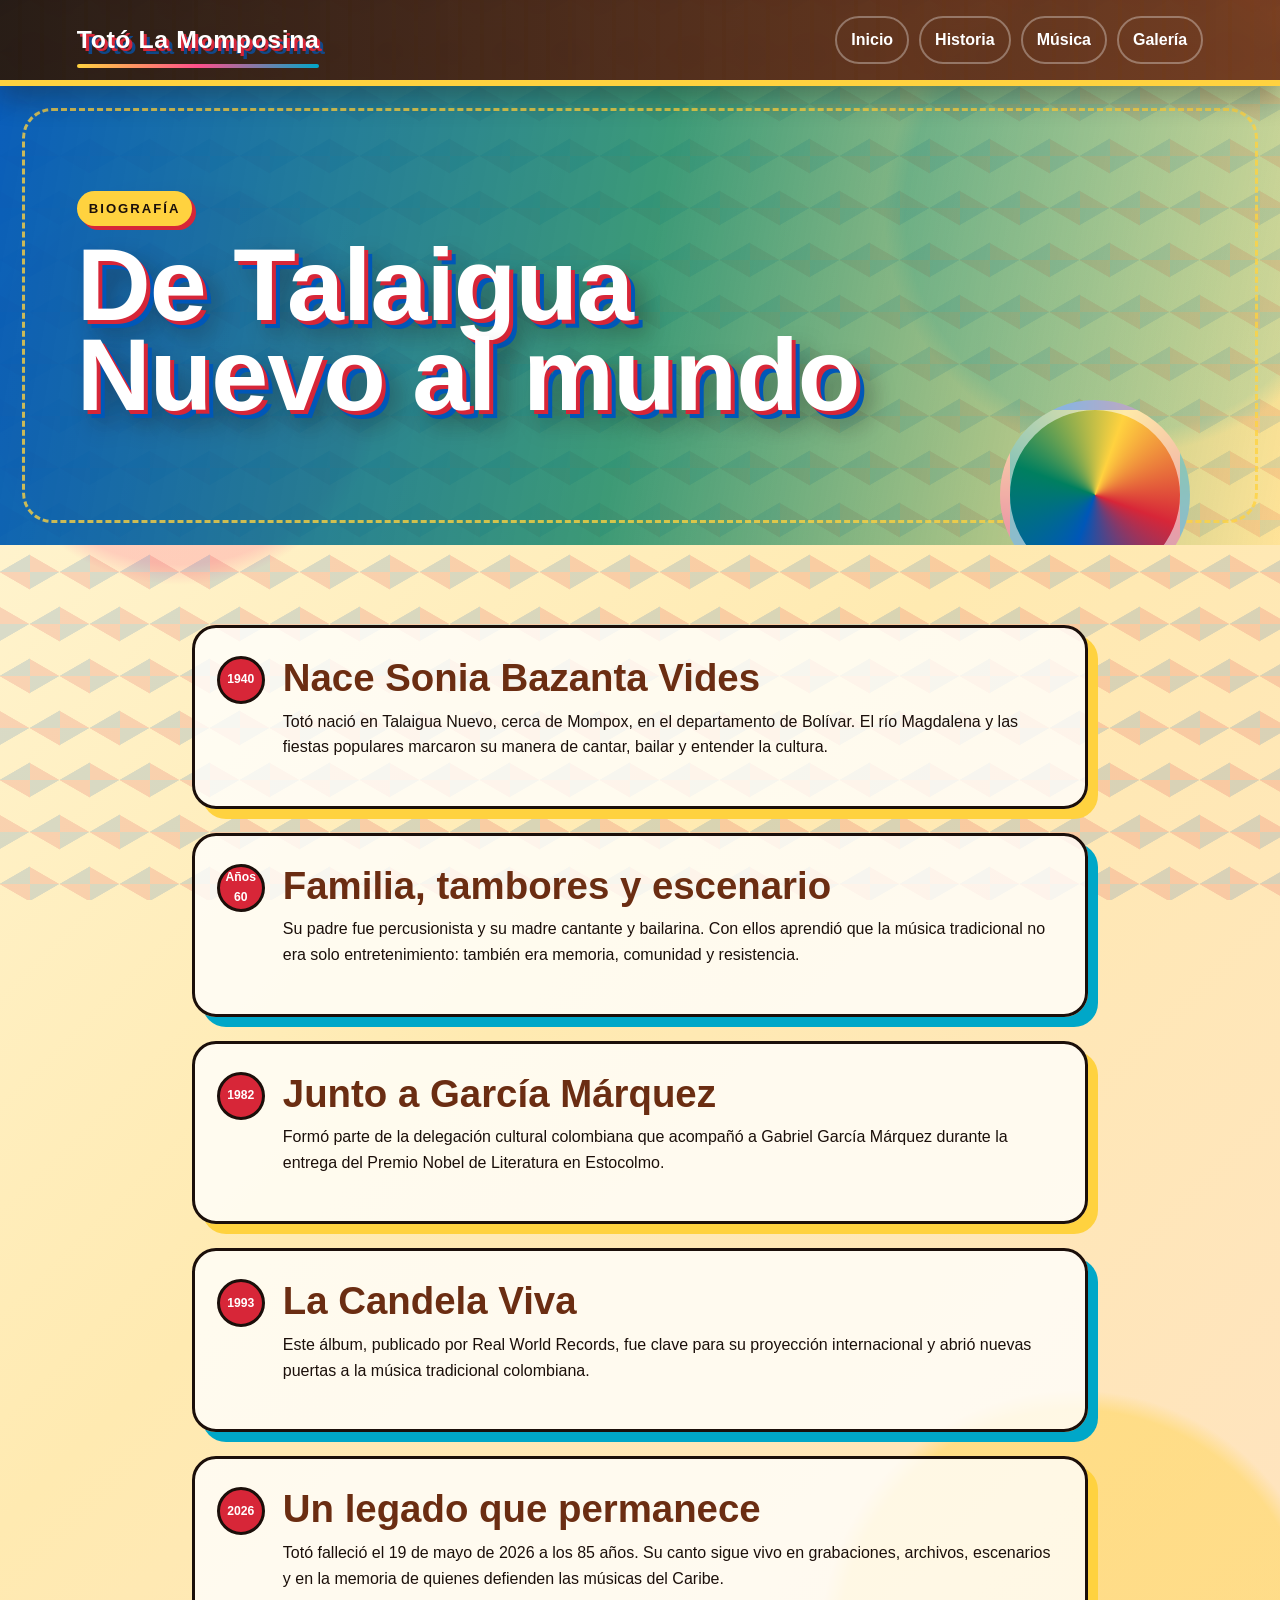
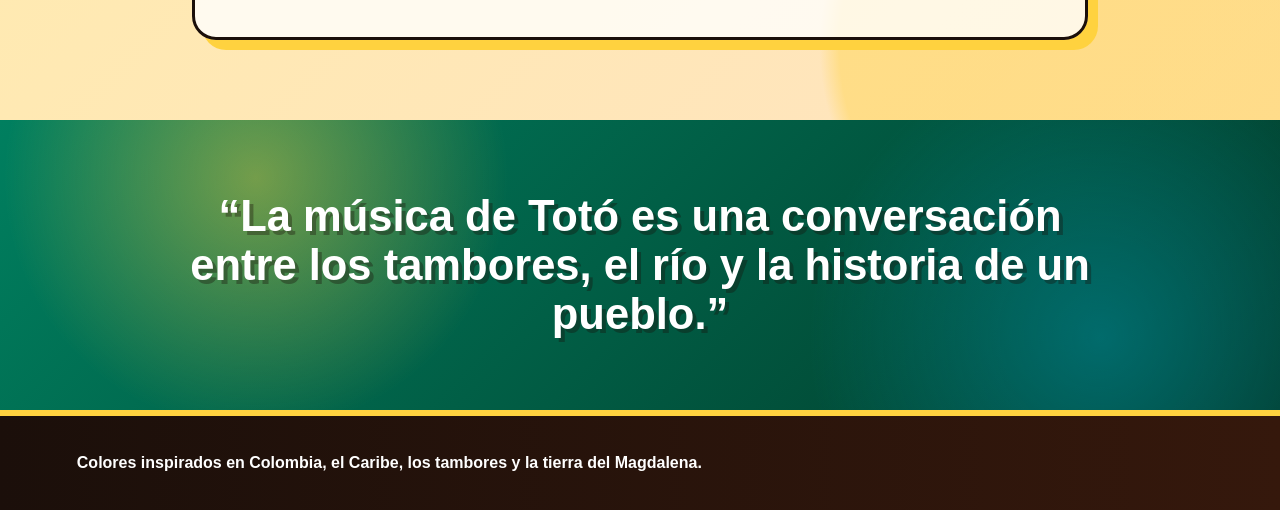
<file: historia.html>
<!DOCTYPE html>
<html lang="es">
<head>
  <meta charset="UTF-8">
  <meta name="viewport" content="width=device-width, initial-scale=1.0">
  <title>Totó La Momposina | Historia</title>
  <link rel="stylesheet" href="styles.css">
</head>
<body>
  <header class="site-header">
    <a class="brand" href="index.html">Totó La Momposina</a>
    <nav class="nav">
      <a href="index.html">Inicio</a>
      <a href="historia.html">Historia</a>
      <a href="musica.html">Música</a>
      <a href="galeria.html">Galería</a>
    </nav>
  </header>

  <main>
    <section class="page-title history-title">
      <p class="eyebrow">Biografía</p>
      <h1>De Talaigua Nuevo al mundo</h1>
    </section>

    <section class="section timeline">
      <article>
        <span>1940</span>
        <h2>Nace Sonia Bazanta Vides</h2>
        <p>
          Totó nació en Talaigua Nuevo, cerca de Mompox, en el departamento de
          Bolívar. El río Magdalena y las fiestas populares marcaron su manera
          de cantar, bailar y entender la cultura.
        </p>
      </article>
      <article>
        <span>Años 60</span>
        <h2>Familia, tambores y escenario</h2>
        <p>
          Su padre fue percusionista y su madre cantante y bailarina. Con ellos
          aprendió que la música tradicional no era solo entretenimiento:
          también era memoria, comunidad y resistencia.
        </p>
      </article>
      <article>
        <span>1982</span>
        <h2>Junto a García Márquez</h2>
        <p>
          Formó parte de la delegación cultural colombiana que acompañó a
          Gabriel García Márquez durante la entrega del Premio Nobel de
          Literatura en Estocolmo.
        </p>
      </article>
      <article>
        <span>1993</span>
        <h2>La Candela Viva</h2>
        <p>
          Este álbum, publicado por Real World Records, fue clave para su
          proyección internacional y abrió nuevas puertas a la música
          tradicional colombiana.
        </p>
      </article>
      <article>
        <span>2026</span>
        <h2>Un legado que permanece</h2>
        <p>
          Totó falleció el 19 de mayo de 2026 a los 85 años. Su canto sigue
          vivo en grabaciones, archivos, escenarios y en la memoria de quienes
          defienden las músicas del Caribe.
        </p>
      </article>
    </section>

    <section class="quote-band">
      <p>“La música de Totó es una conversación entre los tambores, el río y la historia de un pueblo.”</p>
    </section>
  </main>

  <footer>
    <p>Colores inspirados en Colombia, el Caribe, los tambores y la tierra del Magdalena.</p>
  </footer>
</body>
</html>
</file>
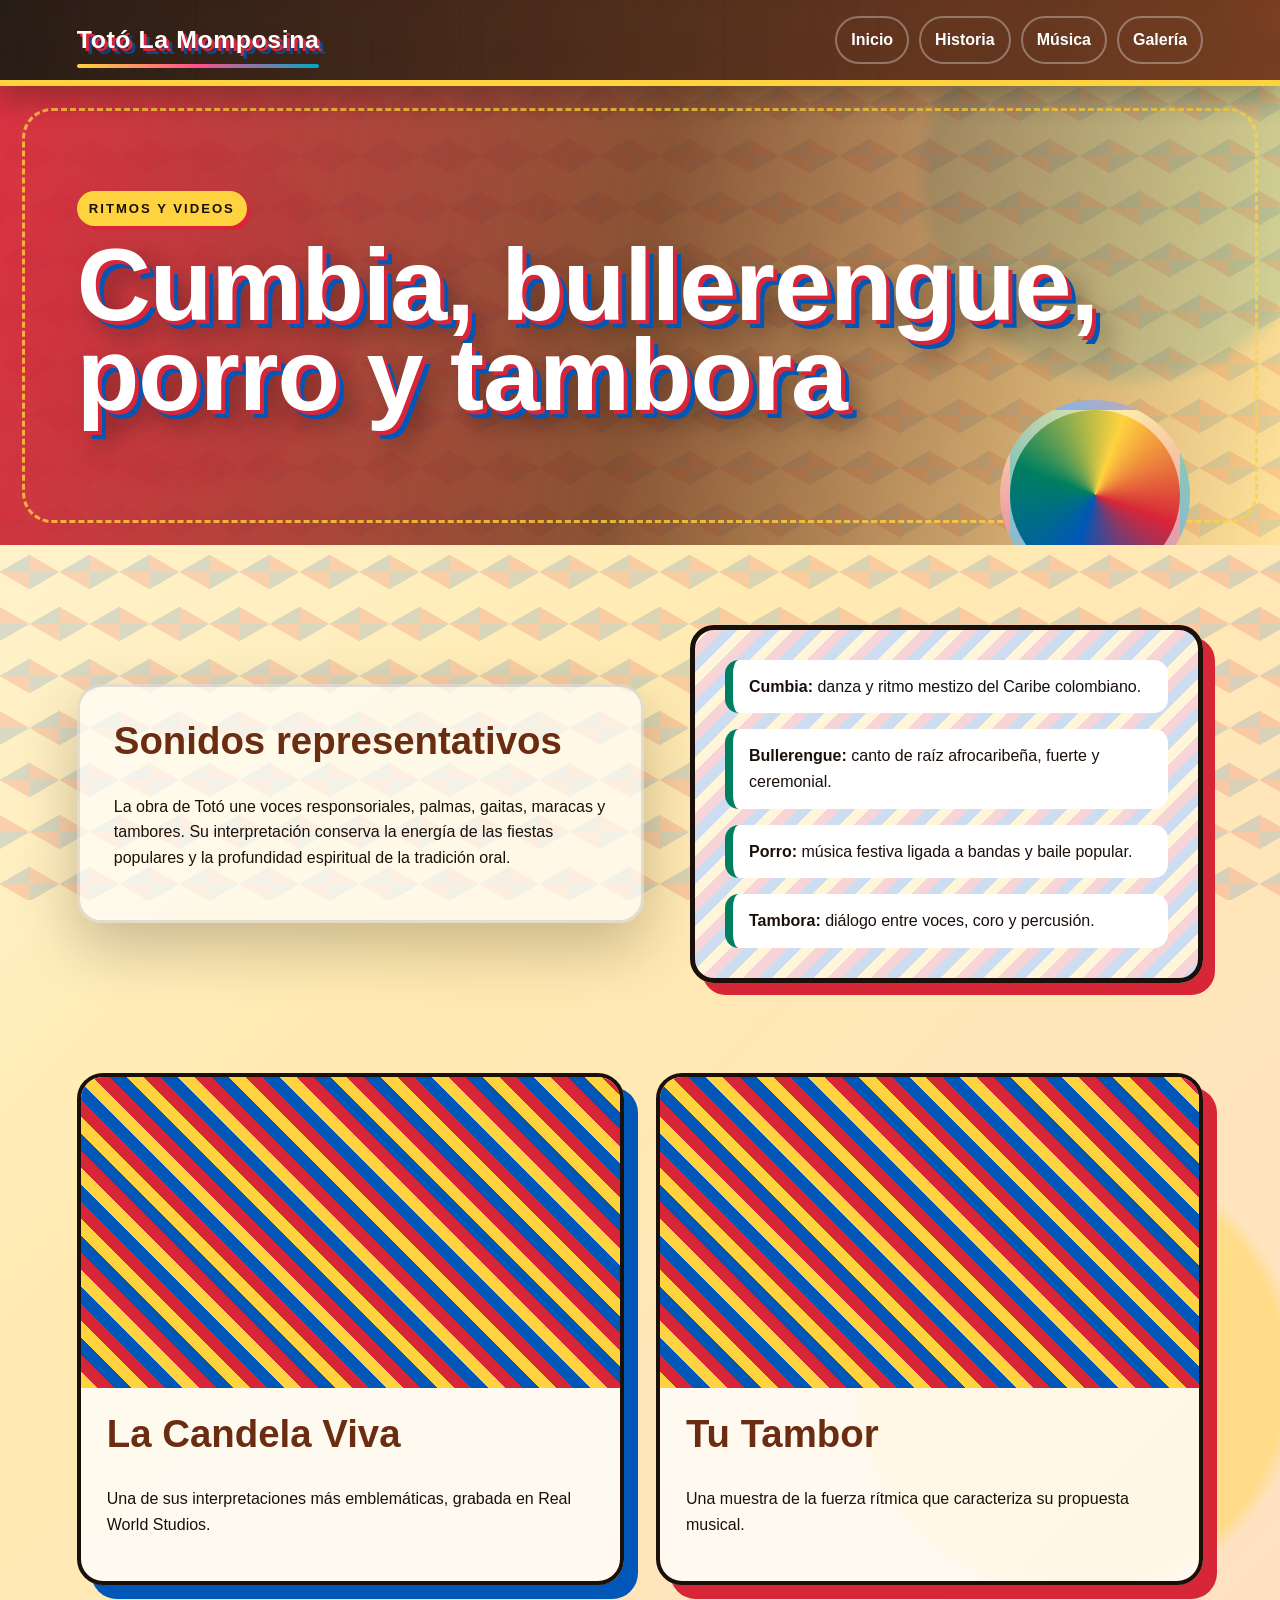
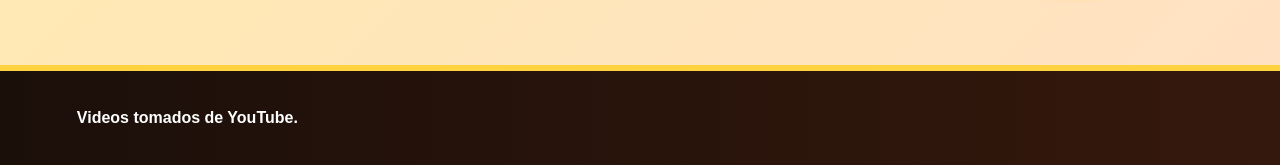
<file: musica.html>
<!DOCTYPE html>
<html lang="es">
<head>
  <meta charset="UTF-8">
  <meta name="viewport" content="width=device-width, initial-scale=1.0">
  <title>Totó La Momposina | Música</title>
  <link rel="stylesheet" href="styles.css">
</head>
<body>
  <header class="site-header">
    <a class="brand" href="index.html">Totó La Momposina</a>
    <nav class="nav">
      <a href="index.html">Inicio</a>
      <a href="historia.html">Historia</a>
      <a href="musica.html">Música</a>
      <a href="galeria.html">Galería</a>
    </nav>
  </header>

  <main>
    <section class="page-title music-title">
      <p class="eyebrow">Ritmos y videos</p>
      <h1>Cumbia, bullerengue, porro y tambora</h1>
    </section>

    <section class="section split">
      <div>
        <h2>Sonidos representativos</h2>
        <p>
          La obra de Totó une voces responsoriales, palmas, gaitas, maracas y
          tambores. Su interpretación conserva la energía de las fiestas
          populares y la profundidad espiritual de la tradición oral.
        </p>
      </div>
      <ul class="rhythm-list">
        <li><strong>Cumbia:</strong> danza y ritmo mestizo del Caribe colombiano.</li>
        <li><strong>Bullerengue:</strong> canto de raíz afrocaribeña, fuerte y ceremonial.</li>
        <li><strong>Porro:</strong> música festiva ligada a bandas y baile popular.</li>
        <li><strong>Tambora:</strong> diálogo entre voces, coro y percusión.</li>
      </ul>
    </section>

    <section class="section videos">
      <article>
        <div class="video-frame">
          <iframe src="https://www.youtube.com/embed/LnmtdHiKdTE" title="Totó La Momposina - La Candela Viva en vivo" allowfullscreen></iframe>
        </div>
        <h2>La Candela Viva</h2>
        <p>Una de sus interpretaciones más emblemáticas, grabada en Real World Studios.</p>
      </article>
      <article>
        <div class="video-frame">
          <iframe src="https://www.youtube.com/embed/xObESuNVEgw" title="Totó La Momposina - Tu Tambor en vivo" allowfullscreen></iframe>
        </div>
        <h2>Tu Tambor</h2>
        <p>Una muestra de la fuerza rítmica que caracteriza su propuesta musical.</p>
      </article>
    </section>
  </main>

  <footer>
    <p>Videos tomados de YouTube.</p>
  </footer>
</body>
</html>
</file>
<file: styles.css>
:root {
  --yellow: #ffd23f;
  --gold: #f5a400;
  --red: #d72638;
  --pink: #ff4f8b;
  --blue: #0057b8;
  --cyan: #00a7c8;
  --green: #007f5f;
  --leaf: #2fbf71;
  --earth: #6b2d12;
  --cream: #fff4d8;
  --sand: #ffe8a3;
  --ink: #1b0f0a;
  --white: #ffffff;
  --shadow: 0 24px 60px rgba(27, 15, 10, .24);
}

* {
  box-sizing: border-box;
}

html {
  scroll-behavior: smooth;
}

body {
  margin: 0;
  color: var(--ink);
  font-family: Arial, Helvetica, sans-serif;
  line-height: 1.6;
  background:
    radial-gradient(circle at 14% 18%, rgba(255, 79, 139, .22) 0 9%, transparent 10%),
    radial-gradient(circle at 88% 10%, rgba(0, 167, 200, .20) 0 10%, transparent 11%),
    radial-gradient(circle at 84% 78%, rgba(255, 210, 63, .42) 0 12%, transparent 13%),
    linear-gradient(135deg, #fff8dc 0%, #ffeab1 45%, #ffe1c4 100%);
  overflow-x: hidden;
}

body::before {
  content: "";
  position: fixed;
  inset: 0;
  z-index: -2;
  pointer-events: none;
  opacity: .15;
  background-image:
    linear-gradient(30deg, var(--red) 12%, transparent 12.5%, transparent 87%, var(--red) 87.5%, var(--red)),
    linear-gradient(150deg, var(--blue) 12%, transparent 12.5%, transparent 87%, var(--blue) 87.5%, var(--blue)),
    linear-gradient(30deg, var(--red) 12%, transparent 12.5%, transparent 87%, var(--red) 87.5%, var(--red)),
    linear-gradient(150deg, var(--blue) 12%, transparent 12.5%, transparent 87%, var(--blue) 87.5%, var(--blue));
  background-position: 0 0, 0 0, 30px 52px, 30px 52px;
  background-size: 60px 104px;
}

img {
  display: block;
  max-width: 100%;
}

a {
  color: inherit;
}

.site-header {
  position: sticky;
  top: 0;
  z-index: 10;
  display: flex;
  align-items: center;
  justify-content: space-between;
  gap: 24px;
  padding: 16px 6vw;
  color: var(--white);
  background:
    linear-gradient(90deg, rgba(27, 15, 10, .94), rgba(107, 45, 18, .90)),
    repeating-linear-gradient(90deg, transparent 0 18px, rgba(255, 210, 63, .25) 18px 22px);
  border-bottom: 6px solid var(--yellow);
  box-shadow: 0 12px 28px rgba(27, 15, 10, .32);
  backdrop-filter: blur(12px);
}

.brand {
  position: relative;
  font-size: clamp(1.15rem, 2vw, 1.55rem);
  font-weight: 900;
  text-decoration: none;
  letter-spacing: .6px;
  text-shadow: 3px 3px 0 var(--red), 6px 6px 0 rgba(0, 87, 184, .7);
}

.brand::after {
  content: "";
  position: absolute;
  left: 0;
  right: 0;
  bottom: -8px;
  height: 4px;
  border-radius: 999px;
  background: linear-gradient(90deg, var(--yellow), var(--pink), var(--cyan));
}

.nav {
  display: flex;
  flex-wrap: wrap;
  gap: 10px;
}

.nav a {
  position: relative;
  padding: 9px 14px;
  overflow: hidden;
  font-weight: 800;
  text-decoration: none;
  border: 2px solid rgba(255, 255, 255, .32);
  border-radius: 999px;
  transition: transform .25s ease, background .25s ease, color .25s ease, box-shadow .25s ease;
}

.nav a:hover {
  color: var(--ink);
  background: var(--yellow);
  box-shadow: 4px 4px 0 var(--red);
  transform: translateY(-3px) rotate(-2deg);
}

.hero {
  position: relative;
  min-height: 82vh;
  display: grid;
  align-items: center;
  padding: 95px 6vw;
  color: var(--white);
  background:
    linear-gradient(110deg, rgba(27, 15, 10, .91), rgba(215, 38, 56, .50) 48%, rgba(0, 87, 184, .18)),
    url("https://commons.wikimedia.org/wiki/Special:FilePath/Toto%20la%20Momposina.jpg") center 18% / cover;
  isolation: isolate;
}

.hero::before,
.hero::after,
.page-title::after {
  content: "";
  position: absolute;
  pointer-events: none;
}

.hero::before {
  inset: 24px;
  z-index: -1;
  border: 3px solid rgba(255, 210, 63, .75);
  border-radius: 32px;
  box-shadow: inset 0 0 0 10px rgba(255, 255, 255, .08);
}

.hero::after {
  right: -80px;
  bottom: -90px;
  width: 330px;
  height: 330px;
  border: 28px solid rgba(255, 210, 63, .65);
  border-radius: 50%;
  box-shadow:
    -70px -80px 0 -34px rgba(255, 79, 139, .75),
    -160px 20px 0 -52px rgba(0, 167, 200, .7);
  animation: float 6s ease-in-out infinite;
}

.hero-content {
  max-width: 760px;
  padding: 34px;
  background: rgba(27, 15, 10, .34);
  border: 2px solid rgba(255, 244, 216, .28);
  border-radius: 26px;
  box-shadow: var(--shadow);
  backdrop-filter: blur(6px);
}

.eyebrow {
  display: inline-block;
  margin: 0 0 14px;
  padding: 7px 12px;
  color: var(--ink);
  font-size: .82rem;
  font-weight: 900;
  text-transform: uppercase;
  letter-spacing: 2px;
  background: var(--yellow);
  border-radius: 999px;
  box-shadow: 4px 4px 0 var(--red);
}

h1,
h2,
h3,
p {
  margin-top: 0;
}

h1 {
  margin-bottom: 20px;
  font-size: clamp(3rem, 8vw, 7.4rem);
  line-height: .88;
  letter-spacing: -1px;
  text-wrap: balance;
  text-shadow:
    4px 4px 0 var(--red),
    8px 8px 0 var(--blue),
    14px 14px 24px rgba(27, 15, 10, .42);
}

h2 {
  color: var(--earth);
  font-size: clamp(1.8rem, 3vw, 2.8rem);
  line-height: 1.06;
  text-wrap: balance;
}

h3 {
  line-height: 1.05;
}

.hero p {
  max-width: 650px;
  font-size: 1.2rem;
}

.button {
  display: inline-block;
  margin-top: 20px;
  padding: 14px 22px;
  color: var(--ink);
  font-weight: 900;
  text-decoration: none;
  text-transform: uppercase;
  letter-spacing: .7px;
  background: linear-gradient(135deg, var(--yellow), #fff176);
  border: 3px solid var(--ink);
  border-radius: 14px;
  box-shadow: 8px 8px 0 var(--red);
  transition: transform .25s ease, box-shadow .25s ease;
}

.button:hover {
  box-shadow: 12px 12px 0 var(--blue);
  transform: translate(-4px, -4px) rotate(-1deg);
}

.section {
  position: relative;
  padding: 80px 6vw;
}

.intro,
.split {
  display: grid;
  grid-template-columns: 1.05fr .95fr;
  gap: 46px;
  align-items: center;
}

.intro > div,
.split > div,
.sources {
  padding: 34px;
  background: rgba(255, 255, 255, .68);
  border: 3px solid rgba(27, 15, 10, .12);
  border-radius: 24px;
  box-shadow: var(--shadow);
}

.intro img {
  width: 100%;
  max-height: 550px;
  object-fit: cover;
  border: 10px solid var(--ink);
  border-radius: 34px 8px 34px 8px;
  box-shadow:
    18px 18px 0 var(--red),
    34px 34px 0 var(--yellow);
  transform: rotate(2deg);
  transition: transform .35s ease, filter .35s ease;
}

.intro img:hover {
  filter: saturate(1.25) contrast(1.06);
  transform: rotate(-1deg) scale(1.02);
}

.cards {
  display: grid;
  grid-template-columns: repeat(3, 1fr);
  gap: 26px;
  padding-top: 30px;
}

.card {
  position: relative;
  min-height: 245px;
  padding: 32px;
  overflow: hidden;
  color: var(--white);
  border: 4px solid var(--ink);
  border-radius: 30px 8px 30px 8px;
  box-shadow: 12px 12px 0 rgba(27, 15, 10, .86);
  transition: transform .3s ease, box-shadow .3s ease;
}

.card::before {
  content: "";
  position: absolute;
  top: -58px;
  right: -58px;
  width: 150px;
  height: 150px;
  background:
    radial-gradient(circle, rgba(255, 255, 255, .72) 0 7px, transparent 8px),
    radial-gradient(circle, rgba(255, 255, 255, .30) 0 42%, transparent 43%);
  background-size: 34px 34px, 100% 100%;
  border-radius: 50%;
}

.card:hover {
  box-shadow: 18px 18px 0 rgba(27, 15, 10, .9);
  transform: translateY(-10px) rotate(-1deg);
}

.card h3 {
  margin-bottom: 16px;
  font-size: 2rem;
  text-shadow: 3px 3px 0 rgba(27, 15, 10, .35);
}

.yellow {
  color: var(--ink);
  background: linear-gradient(135deg, var(--yellow), #ffef7a);
}

.red {
  background: linear-gradient(135deg, var(--red), var(--pink));
}

.blue {
  background: linear-gradient(135deg, var(--blue), var(--cyan));
}

.page-title {
  position: relative;
  padding: 105px 6vw;
  overflow: hidden;
  color: var(--white);
  background: var(--blue);
  isolation: isolate;
}

.page-title::before {
  content: "";
  position: absolute;
  inset: 22px;
  z-index: -1;
  border: 3px dashed rgba(255, 210, 63, .78);
  border-radius: 30px;
}

.page-title::after {
  right: 7vw;
  bottom: -45px;
  width: 170px;
  height: 170px;
  background:
    conic-gradient(from 20deg, var(--yellow), var(--red), var(--blue), var(--green), var(--yellow));
  border: 10px solid rgba(255, 255, 255, .55);
  border-radius: 50%;
  animation: spin 12s linear infinite;
}

.history-title {
  background:
    linear-gradient(100deg, rgba(0, 87, 184, .96), rgba(0, 127, 95, .76), rgba(255, 210, 63, .24)),
    url("https://images.unsplash.com/photo-1599589474106-77c25a8f9941?auto=format&fit=crop&w=1600&q=80") center / cover;
}

.music-title {
  background:
    linear-gradient(100deg, rgba(215, 38, 56, .94), rgba(107, 45, 18, .80), rgba(255, 210, 63, .22)),
    url("https://images.unsplash.com/photo-1519892300165-cb5542fb47c7?auto=format&fit=crop&w=1600&q=80") center / cover;
}

.gallery-title {
  background:
    linear-gradient(100deg, rgba(27, 15, 10, .88), rgba(215, 38, 56, .42), rgba(255, 210, 63, .18)),
    url("https://commons.wikimedia.org/wiki/Special:FilePath/Toto-la-Momposina-by-Francois-Viguie-Hasselblad.jpg") center 38% / cover;
}

.timeline {
  display: grid;
  gap: 24px;
  max-width: 1050px;
  margin: 0 auto;
}

.timeline article {
  position: relative;
  padding: 30px 30px 30px 88px;
  background: rgba(255, 255, 255, .78);
  border: 3px solid var(--ink);
  border-radius: 24px;
  box-shadow: 10px 10px 0 var(--yellow);
  transition: transform .25s ease, box-shadow .25s ease;
}

.timeline article:nth-child(even) {
  box-shadow: 10px 10px 0 var(--cyan);
}

.timeline article:hover {
  box-shadow: 14px 14px 0 var(--red);
  transform: translateX(8px);
}

.timeline span {
  position: absolute;
  left: 22px;
  top: 28px;
  display: grid;
  place-items: center;
  width: 48px;
  height: 48px;
  color: var(--white);
  font-size: .76rem;
  font-weight: 900;
  text-align: center;
  background: var(--red);
  border: 3px solid var(--ink);
  border-radius: 50%;
}

.timeline h2 {
  margin-bottom: 10px;
}

.quote-band {
  position: relative;
  padding: 72px 6vw;
  overflow: hidden;
  color: var(--white);
  text-align: center;
  background:
    radial-gradient(circle at 20% 20%, rgba(255, 210, 63, .45), transparent 24%),
    radial-gradient(circle at 86% 75%, rgba(0, 167, 200, .38), transparent 26%),
    linear-gradient(135deg, var(--green), #023b2a);
}

.quote-band p {
  position: relative;
  max-width: 930px;
  margin: 0 auto;
  font-size: clamp(1.6rem, 3.4vw, 3rem);
  font-weight: 900;
  line-height: 1.12;
  text-shadow: 4px 4px 0 rgba(27, 15, 10, .35);
}

.rhythm-list {
  margin: 0;
  padding: 30px;
  list-style: none;
  background:
    linear-gradient(#ffffffcc, #ffffffcc),
    repeating-linear-gradient(135deg, var(--yellow) 0 10px, var(--red) 10px 20px, var(--blue) 20px 30px);
  border: 5px solid var(--ink);
  border-radius: 24px;
  box-shadow: 12px 12px 0 var(--red);
}

.rhythm-list li {
  padding: 14px 16px;
  background: var(--white);
  border-left: 8px solid var(--green);
  border-radius: 14px;
}

.rhythm-list li + li {
  margin-top: 16px;
}

.videos {
  display: grid;
  grid-template-columns: repeat(2, 1fr);
  gap: 32px;
  padding-top: 10px;
}

.videos article {
  overflow: hidden;
  background: rgba(255, 255, 255, .78);
  border: 4px solid var(--ink);
  border-radius: 26px;
  box-shadow: 14px 14px 0 var(--blue);
  transition: transform .25s ease, box-shadow .25s ease;
}

.videos article:nth-child(2) {
  box-shadow: 14px 14px 0 var(--red);
}

.videos article:hover {
  box-shadow: 20px 20px 0 var(--yellow);
  transform: translateY(-8px);
}

.videos h2,
.videos p {
  padding: 0 26px;
}

.videos h2 {
  margin-top: 26px;
}

.videos p {
  padding-bottom: 28px;
}

.video-frame {
  aspect-ratio: 16 / 9;
  padding: 10px;
  background:
    repeating-linear-gradient(45deg, var(--yellow) 0 12px, var(--red) 12px 24px, var(--blue) 24px 36px);
}

.video-frame iframe {
  width: 100%;
  height: 100%;
  border: 0;
  border-radius: 16px;
}

.gallery {
  display: grid;
  grid-template-columns: repeat(3, 1fr);
  gap: 28px;
}

figure {
  position: relative;
  margin: 0;
  overflow: hidden;
  background: var(--white);
  border: 4px solid var(--ink);
  border-radius: 30px 8px 30px 8px;
  box-shadow: 14px 14px 0 var(--green);
  transition: transform .3s ease, box-shadow .3s ease;
}

figure:nth-child(2) {
  transform: translateY(28px);
  box-shadow: 14px 14px 0 var(--red);
}

figure:nth-child(3) {
  box-shadow: 14px 14px 0 var(--blue);
}

figure:hover {
  box-shadow: 22px 22px 0 var(--yellow);
  transform: translateY(-10px) rotate(1deg);
}

figure:nth-child(2):hover {
  transform: translateY(12px) rotate(-1deg);
}

figure img {
  width: 100%;
  height: 430px;
  object-fit: cover;
  filter: saturate(1.12) contrast(1.04);
  transition: transform .45s ease, filter .45s ease;
}

figure:hover img {
  filter: saturate(1.35) contrast(1.08);
  transform: scale(1.06);
}

figcaption {
  position: relative;
  padding: 20px;
  font-weight: 800;
  background:
    linear-gradient(90deg, rgba(255, 210, 63, .38), rgba(255, 255, 255, .92));
}

.sources {
  padding-top: 34px;
}

.source-links {
  display: flex;
  flex-wrap: wrap;
  gap: 14px;
}

.source-links a {
  padding: 12px 16px;
  color: var(--white);
  font-weight: 900;
  text-decoration: none;
  background: linear-gradient(135deg, var(--blue), var(--cyan));
  border: 3px solid var(--ink);
  border-radius: 12px;
  box-shadow: 6px 6px 0 var(--yellow);
  transition: transform .25s ease, box-shadow .25s ease;
}

.source-links a:hover {
  box-shadow: 9px 9px 0 var(--red);
  transform: translateY(-4px);
}

footer {
  position: relative;
  padding: 34px 6vw;
  color: var(--white);
  background:
    linear-gradient(90deg, var(--ink), #35180c),
    repeating-linear-gradient(90deg, var(--yellow) 0 14px, var(--red) 14px 28px, var(--blue) 28px 42px);
  border-top: 6px solid var(--yellow);
}

footer p {
  margin: 0;
  font-weight: 700;
}

@keyframes float {
  0%,
  100% {
    transform: translateY(0) rotate(0deg);
  }

  50% {
    transform: translateY(-18px) rotate(7deg);
  }
}

@keyframes spin {
  to {
    transform: rotate(360deg);
  }
}

@media (max-width: 980px) {
  .intro,
  .split {
    grid-template-columns: 1fr;
  }

  .cards,
  .videos,
  .gallery {
    grid-template-columns: 1fr;
  }

  figure:nth-child(2) {
    transform: none;
  }
}

@media (max-width: 720px) {
  .site-header {
    display: grid;
    padding: 14px 5vw;
  }

  .nav a {
    padding: 8px 11px;
    font-size: .92rem;
  }

  .hero {
    min-height: 72vh;
    padding: 70px 5vw;
  }

  .hero::before {
    inset: 12px;
    border-radius: 20px;
  }

  .hero-content,
  .intro > div,
  .split > div,
  .sources {
    padding: 24px;
    border-radius: 20px;
  }

  .section,
  .page-title {
    padding-left: 5vw;
    padding-right: 5vw;
  }

  h1 {
    font-size: clamp(2.6rem, 16vw, 4.6rem);
  }

  .intro img {
    box-shadow: 10px 10px 0 var(--red), 20px 20px 0 var(--yellow);
  }

  .timeline article {
    padding: 84px 22px 24px;
  }

  .timeline span {
    left: 22px;
    top: 22px;
  }

  figure img {
    height: 360px;
  }
}
</file>
